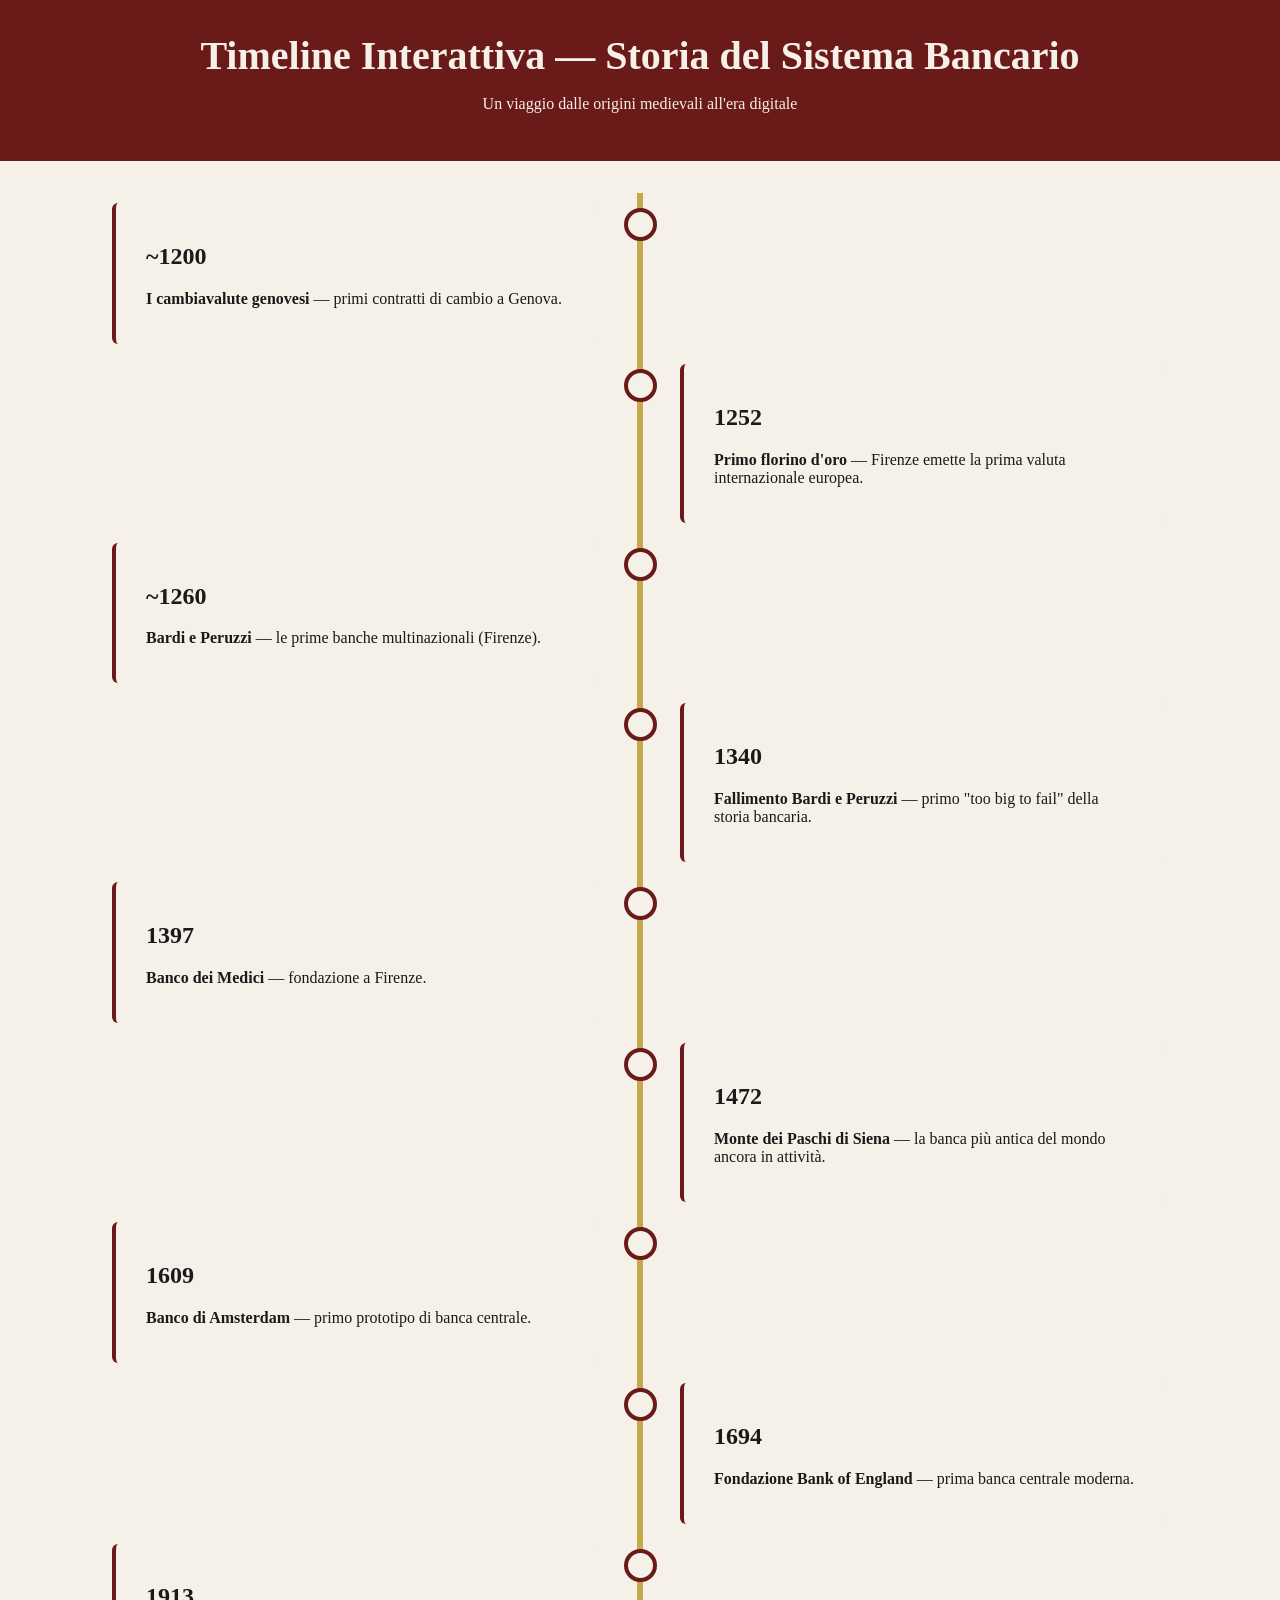
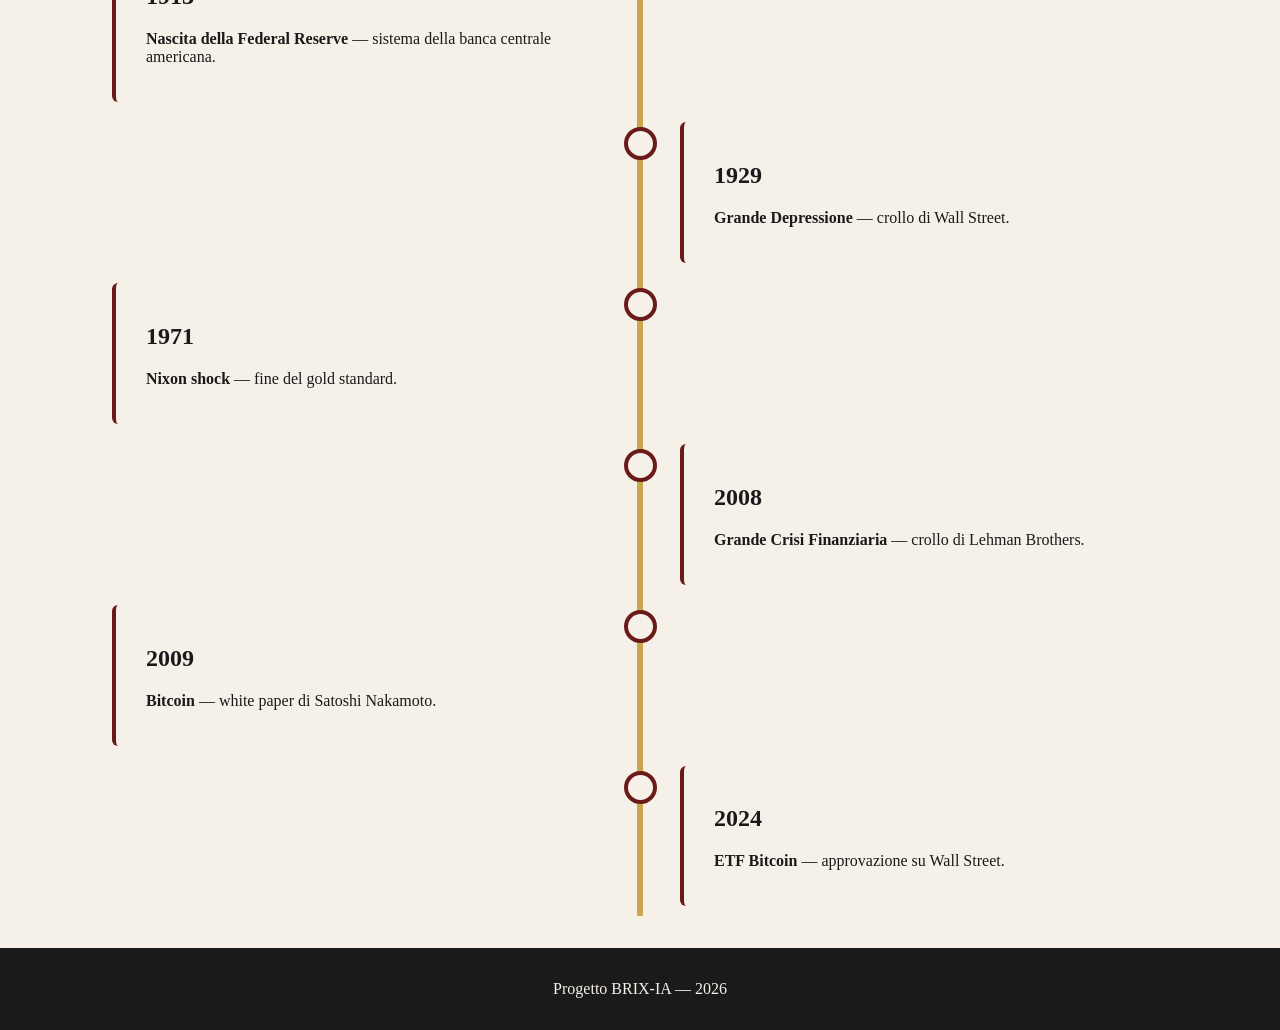
<file: index.html>
<!DOCTYPE html>
<html lang="it">
<head>
    <meta charset="UTF-8">
    <meta name="viewport" content="width=device-width, initial-scale=1.0">
    <title>Timeline Storia Bancaria</title>
    <link rel="stylesheet" href="src/style.css">
</head>
<body>
    <header>
        <h1>Timeline Interattiva — Storia del Sistema Bancario</h1>
        <p>Un viaggio dalle origini medievali all'era digitale</p>
    </header>

    <main>
        <div class="timeline">
            <!-- Atto I: Le Origini -->
            <div class="container left">
                <div class="content">
                    <h2>~1200</h2>
                    <p><strong>I cambiavalute genovesi</strong> — primi contratti di cambio a Genova.</p>
                </div>
            </div>
            <div class="container right">
                <div class="content">
                    <h2>1252</h2>
                    <p><strong>Primo florino d'oro</strong> — Firenze emette la prima valuta internazionale europea.</p>
                </div>
            </div>
            <div class="container left">
                <div class="content">
                    <h2>~1260</h2>
                    <p><strong>Bardi e Peruzzi</strong> — le prime banche multinazionali (Firenze).</p>
                </div>
            </div>
            <div class="container right">
                <div class="content">
                    <h2>1340</h2>
                    <p><strong>Fallimento Bardi e Peruzzi</strong> — primo "too big to fail" della storia bancaria.</p>
                </div>
            </div>
            <div class="container left">
                <div class="content">
                    <h2>1397</h2>
                    <p><strong>Banco dei Medici</strong> — fondazione a Firenze.</p>
                </div>
            </div>
            <div class="container right">
                <div class="content">
                    <h2>1472</h2>
                    <p><strong>Monte dei Paschi di Siena</strong> — la banca più antica del mondo ancora in attività.</p>
                </div>
            </div>
            <!-- Atto II: La Rivoluzione Olandese e Inglese -->
            <div class="container left">
                <div class="content">
                    <h2>1609</h2>
                    <p><strong>Banco di Amsterdam</strong> — primo prototipo di banca centrale.</p>
                </div>
            </div>
            <div class="container right">
                <div class="content">
                    <h2>1694</h2>
                    <p><strong>Fondazione Bank of England</strong> — prima banca centrale moderna.</p>
                </div>
            </div>
            <!-- Atto III: L'Era Industriale -->
            <div class="container left">
                <div class="content">
                    <h2>1913</h2>
                    <p><strong>Nascita della Federal Reserve</strong> — sistema della banca centrale americana.</p>
                </div>
            </div>
            <div class="container right">
                <div class="content">
                    <h2>1929</h2>
                    <p><strong>Grande Depressione</strong> — crollo di Wall Street.</p>
                </div>
            </div>
            <!-- Atto IV: L'Era Moderna -->
            <div class="container left">
                <div class="content">
                    <h2>1971</h2>
                    <p><strong>Nixon shock</strong> — fine del gold standard.</p>
                </div>
            </div>
            <div class="container right">
                <div class="content">
                    <h2>2008</h2>
                    <p><strong>Grande Crisi Finanziaria</strong> — crollo di Lehman Brothers.</p>
                </div>
            </div>
            <!-- Atto V: L'Era Digitale -->
            <div class="container left">
                <div class="content">
                    <h2>2009</h2>
                    <p><strong>Bitcoin</strong> — white paper di Satoshi Nakamoto.</p>
                </div>
            </div>
            <div class="container right">
                <div class="content">
                    <h2>2024</h2>
                    <p><strong>ETF Bitcoin</strong> — approvazione su Wall Street.</p>
                </div>
            </div>
        </div>
    </main>

    <footer>
        <p>Progetto BRIX-IA — 2026</p>
    </footer>

    <script src="src/script.js"></script>
</body>
</html>
</file>
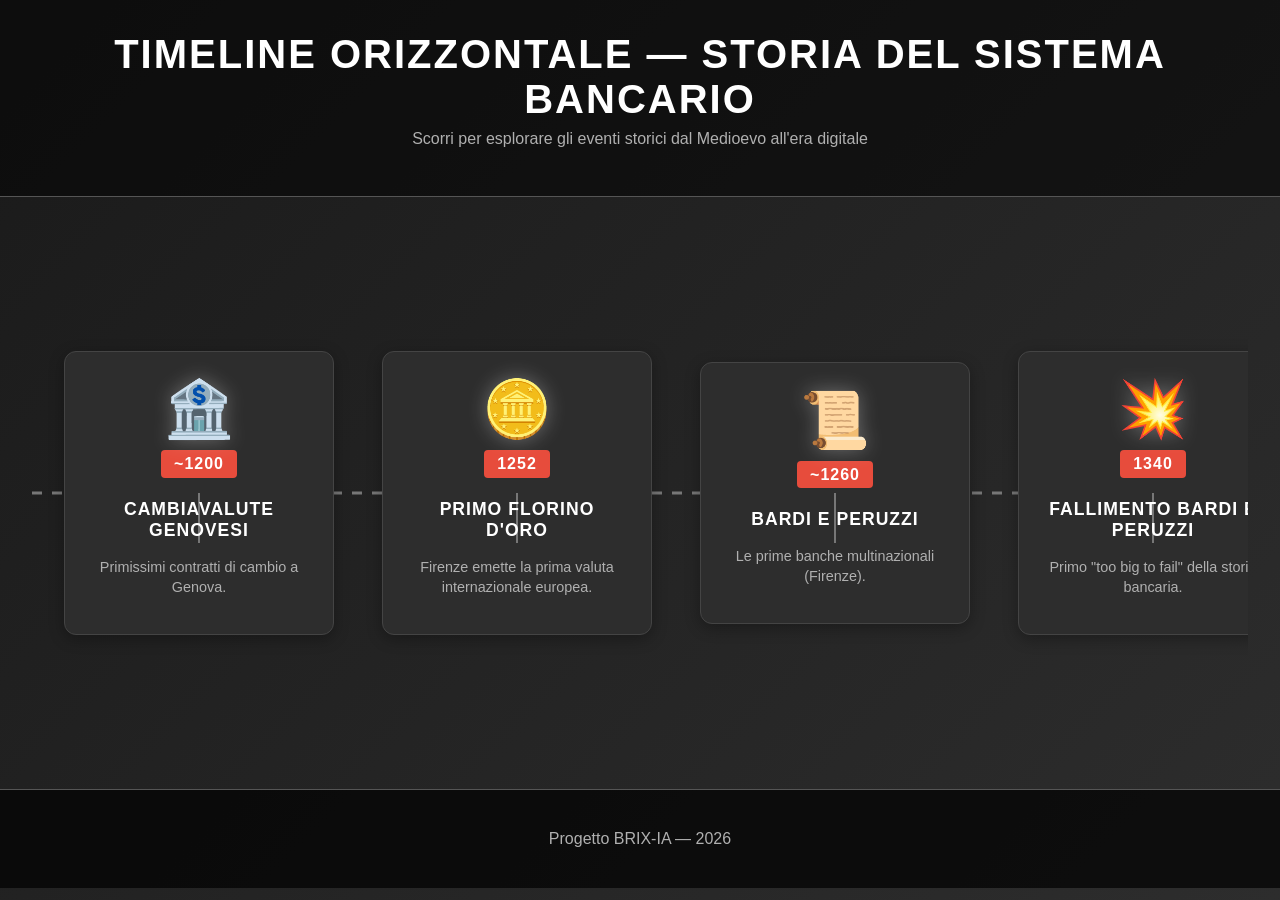
<file: timeline-orizontal.html>
<!DOCTYPE html>
<html lang="it">
<head>
    <meta charset="UTF-8">
    <meta name="viewport" content="width=device-width, initial-scale=1.0">
    <title>Timeline Orizzontale — Storia Bancaria</title>
    <link rel="stylesheet" href="src/timeline-horizontal-dark.css">
</head>
<body>
    <header>
        <h1>Timeline Orizzontale — Storia del Sistema Bancario</h1>
        <p>Scorri per esplorare gli eventi storici dal Medioevo all'era digitale</p>
    </header>

    <main>
        <section class="timeline-horizontal" id="timeline">
            <!-- Atto I: Le Origini -->
            <article class="event" data-atto="1">
                <div class="event-header">
                    <div class="emoji">🏦</div>
                    <div class="date">~1200</div>
                    <h3>Cambiavalute genovesi</h3>
                </div>
                <p class="description-short">Primissimi contratti di cambio a Genova.</p>
                <div class="description-expanded">
                    <p>I cambiavalute genovesi del XIII secolo furono pionieri nella creazione di strumenti finanziari innovativi come le lettere di cambio, permettendo il commercio internazionale senza trasportare moneta fisica.</p>
                </div>
            </article>
            <article class="event" data-atto="1">
                <div class="event-header">
                    <div class="emoji">🪙</div>
                    <div class="date">1252</div>
                    <h3>Primo florino d'oro</h3>
                </div>
                <p class="description-short">Firenze emette la prima valuta internazionale europea.</p>
                <div class="description-expanded">
                    <p>Il florino d'oro fiorentino, coniato per la prima volta nel 1252, divenne la valuta di riferimento per i commerci in Europa per oltre due secoli, garantendo purezza e stabilità.</p>
                </div>
            </article>
            <article class="event" data-atto="1">
                <div class="event-header">
                    <div class="emoji">📜</div>
                    <div class="date">~1260</div>
                    <h3>Bardi e Peruzzi</h3>
                </div>
                <p class="description-short">Le prime banche multinazionali (Firenze).</p>
                <div class="description-expanded">
                    <p>Le famiglie Bardi e Peruzzi gestivano filiali in tutta Europa, finanziando re e papi, e introdussero pratiche innovative come i conti correnti e il trasferimento di fondi senza movimento di metalli preziosi.</p>
                </div>
            </article>
            <article class="event" data-atto="1">
                <div class="event-header">
                    <div class="emoji">💥</div>
                    <div class="date">1340</div>
                    <h3>Fallimento Bardi e Peruzzi</h3>
                </div>
                <p class="description-short">Primo "too big to fail" della storia bancaria.</p>
                <div class="description-expanded">
                    <p>Il fallimento delle due maggiori banche europee nel 1340 causò una crisi creditizia senza precedenti, spingendo i sovrani a cercare alternative e ponendo le basi per la creazione di banche centrali.</p>
                </div>
            </article>
            <article class="event" data-atto="1">
                <div class="event-header">
                    <div class="emoji">🏛️</div>
                    <div class="date">1397</div>
                    <h3>Banco dei Medici</h3>
                </div>
                <p class="description-short">Fondazione a Firenze.</p>
                <div class="description-expanded">
                    <p>Il Banco dei Medici, fondato da Giovanni di Bicci de' Medici, divenne la banca più potente d'Europa, finanziando il Rinascimento e stabilendo standard di contabilità con la partita doppia.</p>
                </div>
            </article>
            <article class="event" data-atto="1">
                <div class="event-header">
                    <div class="emoji">🏦</div>
                    <div class="date">1472</div>
                    <h3>Monte dei Paschi di Siena</h3>
                </div>
                <p class="description-short">La banca più antica del mondo ancora in attività.</p>
                <div class="description-expanded">
                    <p>Fondato come Monte dei Paschi di Siena nel 1472 per prestare a basso interesse ai cittadini, è la banca più antica del mondo ancora operativa, simbolo di continuità storica.</p>
                </div>
            </article>

            <!-- Atto II: La Rivoluzione Olandese e Inglese -->
            <article class="event" data-atto="2">
                <div class="event-header">
                    <div class="emoji">🇳🇱</div>
                    <div class="date">1609</div>
                    <h3>Banco di Amsterdam</h3>
                </div>
                <p class="description-short">Primo prototipo di banca centrale.</p>
                <div class="description-expanded">
                    <p>Il Banco di Amsterdam, fondato nel 1609, fu il primo esempio di banca centrale moderna, garantendo la convertibilità delle valute e stabilendo standard per la moneta internazionale.</p>
                </div>
            </article>
            <article class="event" data-atto="2">
                <div class="event-header">
                    <div class="emoji">🇬🇧</div>
                    <div class="date">1694</div>
                    <h3>Bank of England</h3>
                </div>
                <p class="description-short">Fondazione della prima banca centrale moderna.</p>
                <div class="description-expanded">
                    <p>La Bank of England, fondata nel 1694 per finanziare la guerra contro la Francia, divenne il modello per le banche centrali moderne, stabilendo il monopolio sull'emissione di banconote.</p>
                </div>
            </article>

            <!-- Atto III: L'Era Industriale -->
            <article class="event" data-atto="3">
                <div class="event-header">
                    <div class="emoji">🇺🇸</div>
                    <div class="date">1913</div>
                    <h3>Federal Reserve</h3>
                </div>
                <p class="description-short">Nascita del sistema della banca centrale americana.</p>
                <div class="description-expanded">
                    <p>Il Federal Reserve Act del 1913 creò il sistema della banca centrale degli Stati Uniti, con l'obiettivo di fornire una moneta elastica e stabilizzare il sistema finanziario.</p>
                </div>
            </article>
            <article class="event" data-atto="3">
                <div class="event-header">
                    <div class="emoji">📉</div>
                    <div class="date">1929</div>
                    <h3>Grande Depressione</h3>
                </div>
                <p class="description-short">Crollo di Wall Street.</p>
                <div class="description-expanded">
                    <p>Il crollo della borsa di Wall Street del 1929 segnò l'inizio della Grande Depressione, una crisi economica mondiale che durò per tutti gli anni '30 e cambiò la politica economica globale.</p>
                </div>
            </article>

            <!-- Atto IV: L'Era Moderna -->
            <article class="event" data-atto="4">
                <div class="event-header">
                    <div class="emoji">💸</div>
                    <div class="date">1971</div>
                    <h3>Nixon shock</h3>
                </div>
                <p class="description-short">Fine del gold standard.</p>
                <div class="description-expanded">
                    <p>Il 15 agosto 1971, il presidente Nixon sospese la convertibilità del dollaro in oro, ponendo fine al sistema di Bretton Woods e dando inizio all'era della moneta fiat globale.</p>
                </div>
            </article>
            <article class="event" data-atto="4">
                <div class="event-header">
                    <div class="emoji">🏛️💥</div>
                    <div class="date">2008</div>
                    <h3>Grande Crisi Finanziaria</h3>
                </div>
                <p class="description-short">Crollo di Lehman Brothers.</p>
                <div class="description-expanded">
                    <p>Il fallimento di Lehman Brothers nel settembre 2008 scatenò la più grave crisi finanziaria dai tempi della Grande Depressione, con ripercussioni globali durature.</p>
                </div>
            </article>

            <!-- Atto V: L'Era Digitale -->
            <article class="event" data-atto="5">
                <div class="event-header">
                    <div class="emoji">₿</div>
                    <div class="date">2009</div>
                    <h3>Bitcoin</h3>
                </div>
                <p class="description-short">White paper di Satoshi Nakamoto.</p>
                <div class="description-expanded">
                    <p>Il 31 ottobre 2008, Satoshi Nakamoto pubblicò il white paper Bitcoin, introducendo la prima criptovaluta decentralizzata e aprendo la strada alla blockchain.</p>
                </div>
            </article>
            <article class="event" data-atto="5">
                <div class="event-header">
                    <div class="emoji">📈</div>
                    <div class="date">2024</div>
                    <h3>ETF Bitcoin</h3>
                </div>
                <p class="description-short">Approvazione su Wall Street.</p>
                <div class="description-expanded">
                    <p>Nel 2024, la SEC approvò i primi ETF Bitcoin, permettendo agli investitori istituzionali di accedere a Bitcoin attraverso strumenti regolamentati.</p>
                </div>
            </article>
        </section>
    </main>

    <footer>
        <p>Progetto BRIX-IA — 2026</p>
    </footer>

    <script src="src/timeline-horizontal.js"></script>
</body>
</html>
</file>
<file: src/style.css>
/* Timeline Storia Bancaria - Stile base */
:root {
    --oro: #c9a84c;
    --bordeaux: #6b1a1a;
    --avorio: #f5f0e8;
    --nero: #1a1a1a;
}

body {
    font-family: 'Georgia', serif;
    background-color: var(--avorio);
    color: var(--nero);
    margin: 0;
    padding: 0;
}

header {
    background-color: var(--bordeaux);
    color: var(--avorio);
    padding: 2rem;
    text-align: center;
}

header h1 {
    margin: 0;
    font-size: 2.5rem;
}

main {
    padding: 2rem;
    max-width: 1200px;
    margin: 0 auto;
}

/* Timeline (based on W3Schools example) */
* {
    box-sizing: border-box;
}

.timeline {
    position: relative;
    max-width: 1200px;
    margin: 0 auto;
}

/* The actual timeline (the vertical ruler) */
.timeline::after {
    content: '';
    position: absolute;
    width: 6px;
    background-color: var(--oro);
    top: 0;
    bottom: 0;
    left: 50%;
    margin-left: -3px;
}

/* Container around content */
.container {
    padding: 10px 40px;
    position: relative;
    background-color: inherit;
    width: 50%;
}

/* The circles on the timeline */
.container::after {
    content: '';
    position: absolute;
    width: 25px;
    height: 25px;
    right: -17px;
    background-color: var(--avorio);
    border: 4px solid var(--bordeaux);
    top: 15px;
    border-radius: 50%;
    z-index: 1;
}

/* Place the container to the left */
.left {
    left: 0;
}

/* Place the container to the right */
.right {
    left: 50%;
}

/* Add arrows to the left container (pointing right) */
.left::before {
    content: " ";
    height: 0;
    position: absolute;
    top: 22px;
    width: 0;
    z-index: 1;
    right: 30px;
    border: medium solid var(--avorio);
    border-width: 10px 0 10px 10px;
    border-color: transparent transparent transparent var(--avorio);
}

/* Add arrows to the right container (pointing left) */
.right::before {
    content: " ";
    height: 0;
    position: absolute;
    top: 22px;
    width: 0;
    z-index: 1;
    left: 30px;
    border: medium solid var(--avorio);
    border-width: 10px 10px 10px 0;
    border-color: transparent var(--avorio) transparent transparent;
}

/* Fix the circle for containers on the right side */
.right::after {
    left: -16px;
}

/* The actual content */
.content {
    padding: 20px 30px;
    background-color: var(--avorio);
    position: relative;
    border-radius: 6px;
    border-left: 4px solid var(--bordeaux);
    cursor: pointer;
    transition: all 0.3s ease;
}

.content:hover {
    background-color: #e8e0d0;
}

.content.active {
    background-color: var(--oro);
    color: var(--nero);
    border-left-color: var(--nero);
}

/* Media queries - Responsive timeline on screens less than 600px wide */
@media screen and (max-width: 600px) {
    /* Place the timeline to the left */
    .timeline::after {
        left: 31px;
    }

    /* Full-width containers */
    .container {
        width: 100%;
        padding-left: 70px;
        padding-right: 25px;
    }

    /* Make sure that all arrows are pointing leftwards */
    .container::before {
        left: 60px;
        border: medium solid var(--avorio);
        border-width: 10px 10px 10px 0;
        border-color: transparent var(--avorio) transparent transparent;
    }

    /* Make sure all circles are at the same spot */
    .left::after, .right::after {
        left: 15px;
    }

    /* Make all right containers behave like the left ones */
    .right {
        left: 0%;
    }
}

footer {
    background-color: var(--nero);
    color: var(--avorio);
    text-align: center;
    padding: 1rem;
}
</file>
<file: src/timeline-horizontal-dark.css>
/* Timeline Orizzontale - Stile Dark */
:root {
    --bg-dark: #1a1a1a;
    --bg-card: #2d2d2d;
    --text-primary: #ffffff;
    --text-secondary: #b0b0b0;
    --accent-red: #e74c3c;
    --accent-blue: #3498db;
    --accent-yellow: #f1c40f;
    --accent-green: #2ecc71;
    --accent-purple: #9b59b6;
    --line-color: #555;
    --line-dashed: #777;
}

body {
    font-family: 'Segoe UI', Tahoma, Geneva, Verdana, sans-serif;
    background: linear-gradient(135deg, #1a1a1a 0%, #2d2d2d 100%);
    color: var(--text-primary);
    margin: 0;
    padding: 0;
    min-height: 100vh;
}

header {
    background: rgba(0,0,0,0.5);
    padding: 2rem;
    text-align: center;
    border-bottom: 1px solid var(--line-color);
}

header h1 {
    margin: 0;
    font-size: 2.5rem;
    font-weight: 700;
    letter-spacing: 2px;
    text-transform: uppercase;
}

header p {
    color: var(--text-secondary);
    margin-top: 0.5rem;
}

main {
    padding: 2rem;
    overflow-x: auto;
    position: relative;
}

/* Timeline orizzontale */
.timeline-horizontal {
    display: flex;
    flex-direction: row;
    overflow-x: auto;
    padding: 4rem 2rem;
    gap: 3rem;
    position: relative;
    min-height: 400px;
    align-items: center;
}

/* Linea temporale orizzontale tratteggiata */
.timeline-horizontal::before {
    content: '';
    position: absolute;
    top: 50%;
    left: 0;
    right: 0;
    height: 3px;
    background: repeating-linear-gradient(
        to right,
        var(--line-dashed) 0,
        var(--line-dashed) 10px,
        transparent 10px,
        transparent 20px
    );
    transform: translateY(-50%);
    z-index: 0;
}

/* Evento (articolo) */
.event {
    flex: 0 0 auto;
    width: 220px;
    background-color: var(--bg-card);
    border-radius: 12px;
    padding: 1.5rem;
    text-align: center;
    position: relative;
    z-index: 1;
    transition: all 0.3s ease;
    cursor: pointer;
    box-shadow: 0 4px 15px rgba(0,0,0,0.3);
    border: 1px solid #444;
}

.event:hover {
    transform: translateY(-15px) scale(1.02);
    box-shadow: 0 15px 30px rgba(0,0,0,0.5);
    border-color: var(--accent-blue);
}

.event-header {
    margin-bottom: 1rem;
}

/* Emoji (placeholder per immagini) */
.emoji {
    font-size: 3.5rem;
    margin-bottom: 0.5rem;
    display: block;
    filter: drop-shadow(0 0 10px rgba(255,255,255,0.3));
}

/* Data - blocco colore */
.date {
    display: inline-block;
    background: var(--accent-red);
    color: white;
    font-weight: bold;
    padding: 0.3rem 0.8rem;
    border-radius: 4px;
    margin-bottom: 0.8rem;
    font-size: 1rem;
    text-transform: uppercase;
    letter-spacing: 1px;
}

/* Titolo */
.event h3 {
    margin: 0.5rem 0;
    font-size: 1.1rem;
    font-weight: 600;
    text-transform: uppercase;
    letter-spacing: 1px;
    color: var(--text-primary);
}

/* Descrizione breve */
.description-short {
    font-size: 0.9rem;
    color: var(--text-secondary);
    margin: 0.8rem 0;
    line-height: 1.4;
}

/* Descrizione espansa (nascosta di default) */
.description-expanded {
    max-height: 0;
    overflow: hidden;
    opacity: 0;
    transition: all 0.3s ease;
    text-align: left;
    font-size: 0.85rem;
    color: #ccc;
    line-height: 1.5;
    margin-top: 0;
}

/* Stato espanso */
.event.expanded {
    width: 280px;
    background-color: #3d3d3d;
    border-color: var(--accent-blue);
}

.event.expanded .description-expanded {
    max-height: 200px;
    opacity: 1;
    margin-top: 1rem;
    padding-top: 1rem;
    border-top: 1px solid #555;
}

/* Attributi per distinguere gli atti - colori diversi per ogni atto */
.event[data-atto="1"] .date { background: var(--accent-red); }
.event[data-atto="2"] .date { background: var(--accent-blue); }
.event[data-atto="3"] .date { background: var(--accent-yellow); color: #333; }
.event[data-atto="4"] .date { background: var(--accent-green); }
.event[data-atto="5"] .date { background: var(--accent-purple); }

/* Connettore verticale dalla linea all'evento */
.event::before {
    content: '';
    position: absolute;
    top: 50%;
    left: 50%;
    width: 2px;
    height: 50px;
    background-color: var(--line-dashed);
    transform: translateX(-50%);
    z-index: -1;
}

/* Footer */
footer {
    background: rgba(0,0,0,0.7);
    color: var(--text-secondary);
    text-align: center;
    padding: 1.5rem;
    border-top: 1px solid var(--line-color);
}

/* Responsive */
@media (max-width: 768px) {
    .timeline-horizontal {
        flex-direction: row;
        overflow-x: scroll;
        scroll-snap-type: x mandatory;
        -webkit-overflow-scrolling: touch;
        padding: 3rem 1rem;
        gap: 1.5rem;
    }
    
    .event {
        width: 180px;
        scroll-snap-align: center;
        padding: 1rem;
    }
    
    .emoji {
        font-size: 2.5rem;
    }
    
    .event.expanded {
        width: 220px;
    }
}

/* Barra di scorrimento personalizzata */
.timeline-horizontal::-webkit-scrollbar {
    height: 10px;
}

.timeline-horizontal::-webkit-scrollbar-track {
    background: #222;
    border-radius: 5px;
}

.timeline-horizontal::-webkit-scrollbar-thumb {
    background: linear-gradient(90deg, var(--accent-red), var(--accent-blue));
    border-radius: 5px;
}

/* Animazione per espansione */
@keyframes expandPulse {
    0% { transform: scale(1); }
    50% { transform: scale(1.02); }
    100% { transform: scale(1); }
}

.event.expanded {
    animation: expandPulse 0.3s ease;
}
</file>
